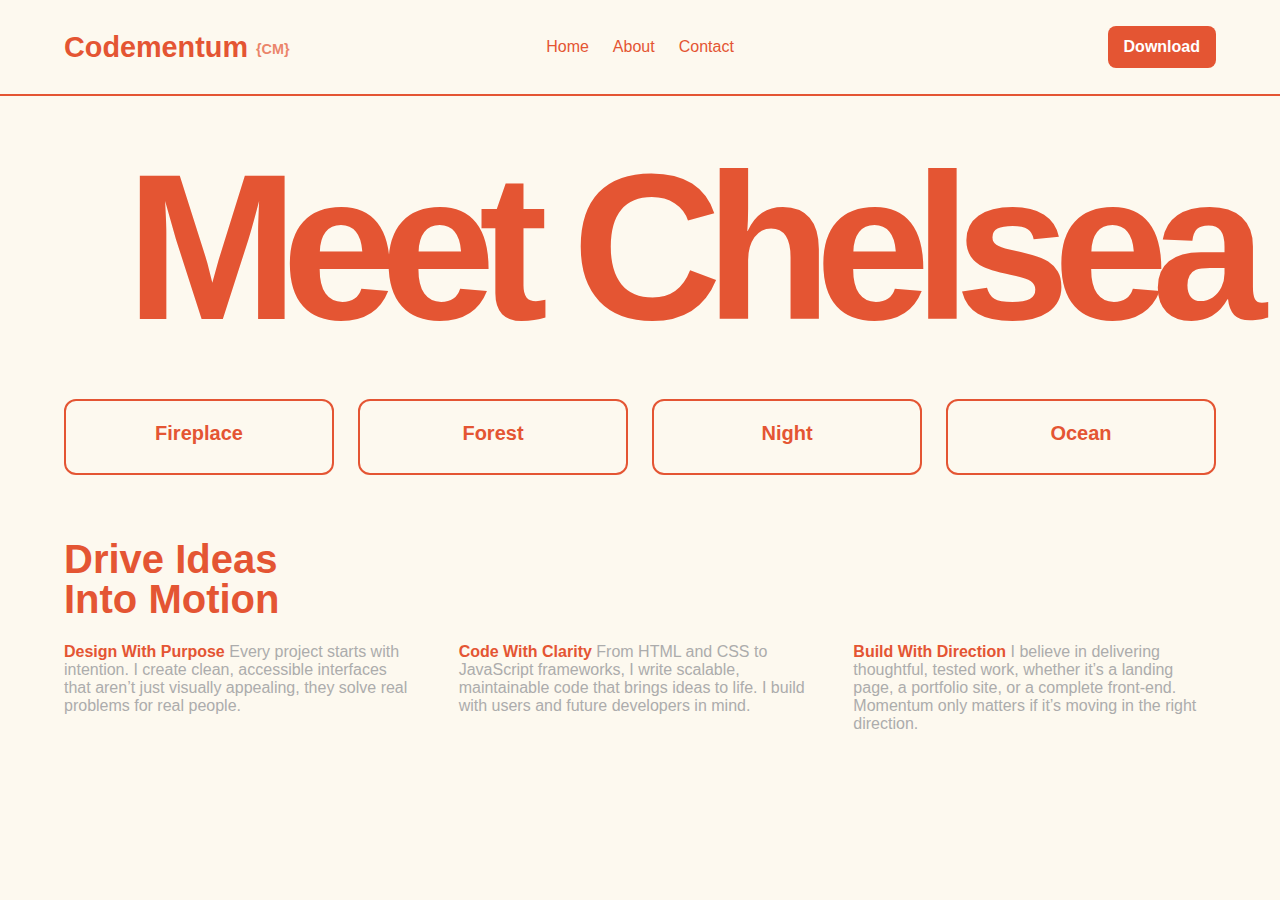
<file: index.html>
<!DOCTYPE html>
<html lang="en">
  <head>
    <meta charset="UTF-8" />
    <meta name="viewport" content="width=device-width, initial-scale=1.0" />
    <title>Codementum {CM}</title>
    <link rel="stylesheet" href="style.css" />
  </head>
  <body>
    <!-- Header -->
    <header>
      <div class="container header-container">
        <div class="logo">Codementum<span class="logo-tag"> {CM}</span></div>

        <nav class="nav-center">
          <a href="index.html">Home</a>
          <a href="about.html">About</a>
          <a href="contact.html">Contact</a>
        </nav>

        <a
          href="/assets/ChelseaWatson_Resume.pdf"
          download="ChelseaWatson_Resume.pdf"
          class="btn"
          >Download</a
        >
      </div>
    </header>

    <!-- Hero -->
    <section class="hero">
      <h1>Meet Chelsea</h1>
    </section>

    <!-- Main Content -->
    <main class="container">
      <!--  Cards -->
      <div class="sound-cards">
        <div class="card">
          <h2>Fireplace</h2>
          <div class="player"></div>
        </div>
        <div class="card">
          <h2>Forest</h2>
        </div>
        <div class="card">
          <h2>Night</h2>
        </div>
        <div class="card">
          <h2>Ocean</h2>
        </div>
      </div>

      <!-- Info Section -->
      <section class="info">
        <div class="info-title">
          <h3>Drive Ideas<br />Into Motion</h3>
        </div>
        <div class="info-grid">
          <div class="info-block">
            <p>
              <span class="highlight">Design With Purpose</span> Every project
              starts with intention. I create clean, accessible interfaces that
              aren’t just visually appealing, they solve real problems for real
              people.
            </p>
          </div>
          <div class="info-block">
            <p>
              <span class="highlight">Code With Clarity</span> From HTML and CSS
              to JavaScript frameworks, I write scalable, maintainable code that
              brings ideas to life. I build with users and future developers in
              mind.
            </p>
          </div>

          <div class="info-block">
            <p>
              <span class="highlight">Build With Direction</span> I believe in
              delivering thoughtful, tested work, whether it’s a landing page, a
              portfolio site, or a complete front-end. Momentum only matters if
              it’s moving in the right direction.
            </p>
          </div>
        </div>
      </section>
    </main>
  </body>
</html>
</file>
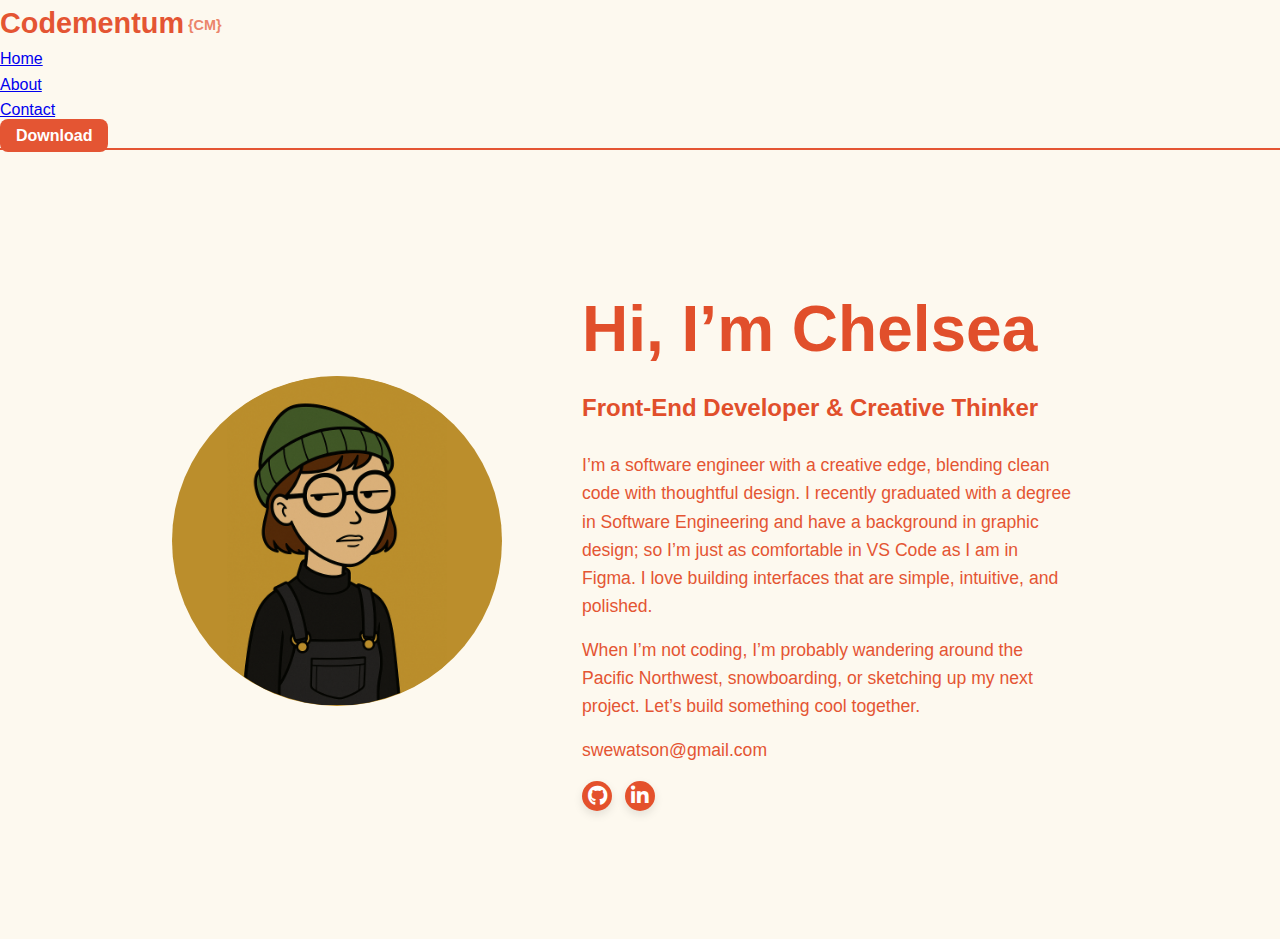
<file: about.html>
<!DOCTYPE html>
<html lang="en">
  <head>
    <meta charset="UTF-8" />
    <meta name="viewport" content="width=device-width, initial-scale=1.0" />
    <title>About – Codementum</title>
    <link rel="stylesheet" href="about.css" />
    <link
      rel="stylesheet"
      href="https://cdnjs.cloudflare.com/ajax/libs/font-awesome/6.4.0/css/all.min.css"
    />
  </head>
  <body class="about-page">
    <header>
      <nav class="navbar">
        <div class="logo">Codementum<span class="logo-tag">{CM}</span></div>
        <ul class="nav-links">
          <li><a href="index.html">Home</a></li>
          <li><a href="about.html">About</a></li>
          <li><a href="contact.html">Contact</a></li>
        </ul>
        <a href="#" class="download-btn">Download</a>
      </nav>
    </header>
    <section class="about-hero">
      <div class="about-content">
        <div class="about-image">
          <div class="avatar-wrapper">
            <img
              src="assets/ChatGPT Image Aug 5, 2025 at 04_55_18 PM.png"
              alt="Chelsea cartoon avatar"
            />
          </div>
        </div>

        <div class="text">
          <h1>Hi, I’m Chelsea</h1>
          <h2>Front-End Developer & Creative Thinker</h2>
          <p>
            I’m a software engineer with a creative edge, blending clean code
            with thoughtful design. I recently graduated with a degree in
            Software Engineering and have a background in graphic design; so I’m
            just as comfortable in VS Code as I am in Figma. I love building
            interfaces that are simple, intuitive, and polished.
          </p>
          <p>
            When I’m not coding, I’m probably wandering around the Pacific
            Northwest, snowboarding, or sketching up my next project. Let’s
            build something cool together.
          </p>
          <p>swewatson@gmail.com</p>
          <div class="social-icons">
            <a
              href="https://github.com/swewatson"
              target="_blank"
              aria-label="GitHub"
            >
              <i class="fab fa-github"></i>
            </a>
            <a
              href="https://linkedin.com/in/swewatson"
              target="_blank"
              aria-label="LinkedIn"
            >
              <i class="fab fa-linkedin-in"></i>
            </a>
          </div>
        </div>
      </div>
    </section>
  </body>
</html>
</file>
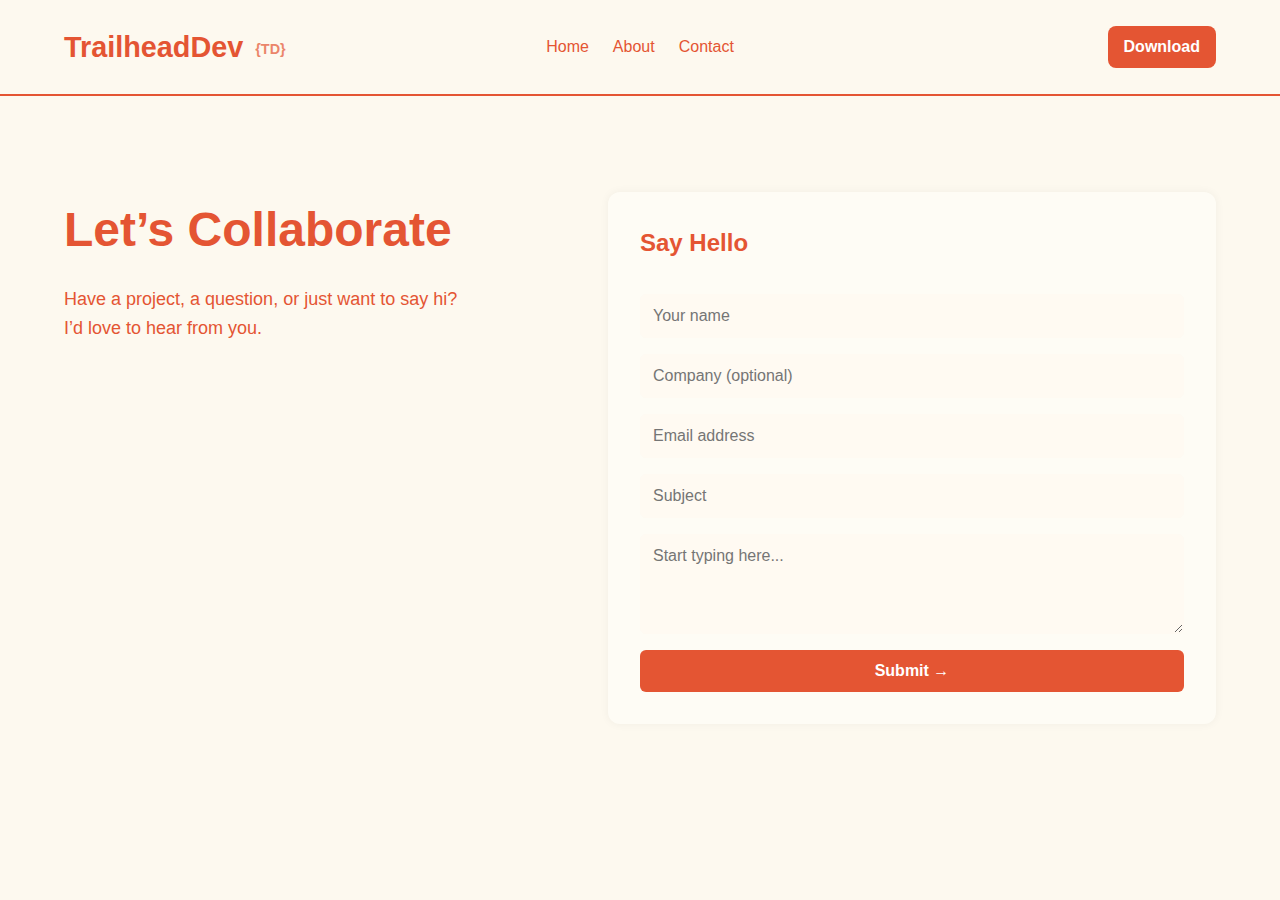
<file: contact.html>
<!DOCTYPE html>
<html lang="en">
  <head>
    <meta charset="UTF-8" />
    <meta name="viewport" content="width=device-width, initial-scale=1.0" />
    <title>Contact | TrailheadDev</title>
    <link rel="stylesheet" href="contact.css" />
  </head>
  <body>
    <header>
      <div class="container">
        <div class="logo">TrailheadDev <span class="logo-tag">{TD}</span></div>
        <nav class="nav-center">
          <a href="index.html">Home</a>
          <a href="about.html">About</a>
          <a href="contact.html">Contact</a>
        </nav>
        <a href="resume.pdf" class="btn" target="_blank">Download</a>
      </div>
    </header>

    <section class="contact-section">
      <div class="contact-left">
        <h1>Let’s Collaborate</h1>
        <p>
          Have a project, a question, or just want to say hi? <br />
          I’d love to hear from you.
        </p>
      </div>
      <div class="contact-right">
        <h2>Say Hello</h2>
        <form action="https://formspree.io/f/xrblozly" method="POST">
          <input type="text" name="name" placeholder="Your name" required />
          <input type="text" name="company" placeholder="Company (optional)" />
          <input
            type="email"
            name="email"
            placeholder="Email address"
            required
          />
          <input type="text" name="subject" placeholder="Subject" required />
          <textarea
            name="message"
            placeholder="Start typing here..."
            required
          ></textarea>
          <button type="submit">Submit →</button>
        </form>
      </div>
    </section>
  </body>
</html>
</file>
<file: style.css>
* {
  margin: 0;
  padding: 0;
  box-sizing: border-box;
}

body {
  font-family: "Helvetica Neue", Helvetica, Arial, sans-serif;
  background-color: #fdf9ef;
  color: #e45533;
  line-height: 1.6;
}

.hero {
  width: 100%;
  background-color: #fdf9ef;
  padding: 3rem 1rem 2rem;
}

.hero h1 {
  font-size: 12.9375rem;
  font-weight: 800;
  color: #e45533;
  margin: 0;
  letter-spacing: -0.08em;
  line-height: 1;
  margin-left: 110px;
}

.container {
  max-width: 1200px;
  margin: 0 auto;
  padding: 1rem 1.5rem;
}

header {
  background-color: #fdf9ef;
  border-bottom: 2px solid #e45533;
}

.header-container {
  max-width: 1200px;
  margin: 0 auto;
  padding: 1.5rem 1.5rem;
  display: flex;
  justify-content: space-between;
  align-items: center;
  position: relative;
}

.logo {
  font-size: 1.8rem;
  font-weight: 700;
  color: #e45533;
  flex: 1;
}

.logo-tag {
  font-size: 0.9rem;
  font-weight: 600;
  color: #e45533;
  margin-left: 0.25rem;
  vertical-align: middle;
  opacity: 0.7;
}

.nav-center {
  position: absolute;
  left: 50%;
  transform: translateX(-50%);
  display: flex;
  gap: 1.5rem;
}

.nav-center a {
  text-decoration: none;
  color: #e45533;
  font-weight: 500;
  font-size: 1rem;
}

.btn {
  background-color: #e45533;
  color: #fff;
  padding: 0.5rem 1rem;
  border-radius: 8px;
  text-decoration: none;
  font-weight: bold;
  font-size: 1rem;
  white-space: nowrap;
}

h1 {
  font-size: clamp(3rem, 10vw, 7rem);
  font-weight: 800;
  color: #e45533;
  text-align: left;
  margin: 3rem 0 2rem;
  letter-spacing: -2px;
  line-height: 1.1;
}

h1 span {
  display: inline-block;
  color: #e45533;
}

.sound-cards {
  display: grid;
  grid-template-columns: repeat(auto-fit, minmax(220px, 1fr));
  gap: 1.5rem;
  margin-bottom: 2rem;
}

.card {
  background-color: #fdf9ef;
  border: 2px solid #e45533;
  border-radius: 12px;
  padding: 1rem;
  text-align: center;
  transition: background-color 0.3s, color 0.3s;
  cursor: pointer;
  color: #e45533;
}

.card:hover,
.card.active {
  background-color: #e45533;
  color: #fff;
}

.card h2 {
  font-size: 1.25rem;
  margin-bottom: 0.5rem;
}

.info {
  margin-top: 4rem;
}

.info-title h3 {
  font-size: 2.5rem;
  font-weight: 700;
  color: #e45533;
  line-height: 1;
  margin-bottom: 1.5rem;
}

.info-grid {
  display: grid;
  grid-template-columns: repeat(3, 1fr);
  gap: 2rem;
}

.info-block p {
  font-size: 1rem;
  color: #acacac;
  max-width: 350px;
  line-height: 18px;
}

.highlight {
  font-weight: bold;
  color: #e45533;
}

@media (max-width: 768px) {
  .header-container {
    flex-direction: column;
    gap: 1rem;
    align-items: flex-start;
  }

  .nav-center {
    position: static;
    transform: none;
    margin-top: 1rem;
  }

  h1 {
    font-size: 3rem;
    text-align: center;
  }

  .sound-cards {
    grid-template-columns: 1fr;
  }

  .info {
    grid-template-columns: 1fr;
  }

  /* Contact Section */
  .contact {
    background-color: #fff;
    padding: 4rem 1.5rem;
    color: #333;
  }

  .contact h2 {
    font-size: 2.5rem;
    font-weight: 700;
    color: #e45533;
    margin-bottom: 1rem;
    text-align: center;
  }

  .contact-intro {
    text-align: center;
    font-size: 1.1rem;
    margin-bottom: 3rem;
    line-height: 1.6;
  }

  .contact-form {
    max-width: 600px;
    margin: 0 auto 3rem;
    display: flex;
    flex-direction: column;
    gap: 1rem;
  }

  .contact-form label {
    font-weight: 600;
    color: #e45533;
  }

  .contact-form input,
  .contact-form textarea {
    padding: 0.75rem 1rem;
    border: 1px solid #ccc;
    border-radius: 6px;
    font-size: 1rem;
    font-family: inherit;
  }

  .contact-form button {
    background-color: #e45533;
    color: #fff;
    border: none;
    padding: 0.75rem;
    border-radius: 6px;
    font-weight: bold;
    cursor: pointer;
    font-size: 1rem;
    transition: background-color 0.3s;
  }

  .contact-form button:hover {
    background-color: #c74428;
  }

  .contact-details {
    text-align: center;
    font-size: 1rem;
  }

  .contact-details a {
    color: #e45533;
    text-decoration: none;
  }

  .contact-details a:hover {
    text-decoration: underline;
  }
  /* Contact Section */
}
</file>
<file: about.css>
* {
  margin: 0;
  padding: 0;
  box-sizing: border-box;
}

body {
  font-family: "Helvetica Neue", Helvetica, Arial, sans-serif;
  background-color: #fdf9ef;
  color: #e45533;
  line-height: 1.6;
}

/* Header + Nav */
header {
  background-color: #fdf9ef;
  border-bottom: 2px solid #e45533;
}

header .container {
  max-width: 1200px;
  margin: 0 auto;
  padding: 1.5rem 1.5rem;
  display: flex;
  justify-content: space-between;
  align-items: center;
  position: relative;
}

.logo {
  font-size: 1.8rem;
  font-weight: 700;
  color: #e45533;
  flex: 1;
}

.logo-tag {
  font-size: 0.9rem;
  font-weight: 600;
  color: #e45533;
  margin-left: 0.25rem;
  vertical-align: middle;
  opacity: 0.7;
}

.nav-center {
  position: absolute;
  left: 50%;
  transform: translateX(-50%);
  display: flex;
  gap: 1.5rem;
}

.nav-center a {
  text-decoration: none;
  color: #e45533;
  font-weight: 500;
  font-size: 1rem;
}

.download-btn {
  background-color: #e45533;
  color: #fff;
  padding: 0.5rem 1rem;
  border-radius: 8px;
  text-decoration: none;
  font-weight: bold;
  font-size: 1rem;
  white-space: nowrap;
}

/* About Section */
.about-hero {
  display: flex;
  align-items: center;
  justify-content: center;
  padding: 4rem 2rem;
  background-color: #fdf9ef;
}

.about-content {
  max-width: 1000px;
  display: flex;
  align-items: center;
  justify-content: center;
  gap: 3rem;
  flex-wrap: wrap;
  padding: 2rem 2rem;
}

.about-image img {
  width: 330px;
  height: 330px;
  border-radius: 50%;
  object-fit: contain;
  background-color: #bb8e2c;
  padding: 0.4px;
}

.text {
  flex: 1;
  min-width: 300px;
  max-width: 600px;
  padding: 2rem;
}

.about-content h1 {
  font-size: 4rem;
  margin: 0;
  color: #e14f2b;
}

.about-content h2 {
  font-size: 1.5rem;
  margin: 0.5rem 0 1.5rem;
  color: #e14f2b;
  font-weight: 600;
}

.about-content p {
  line-height: 1.6;
  font-size: 1.1rem;
  margin-bottom: 1rem;
}

.contact-button {
  display: inline-block;
  margin-top: 1rem;
  padding: 0.75rem 1.5rem;
  background-color: #e14f2b;
  color: #fdf9ef;
  text-decoration: none;
  font-weight: bold;
  border-radius: 8px;
}

/* Social */
.social-icons {
  margin-top: 1rem;
  display: flex;
  gap: 0.8rem;
}

.social-icons a {
  display: inline-flex;
  align-items: center;
  justify-content: center;
  background-color: #e4512c;
  color: #fff;
  width: 30px;
  height: 30px;
  border-radius: 50%;
  text-decoration: none;
  font-size: 1.25rem;
  transition: transform 0.2s ease, box-shadow 0.2s ease;
  box-shadow: 0 4px 10px rgba(0, 0, 0, 0.1);
}

.social-icons a:hover {
  transform: translateY(-3px);
  box-shadow: 0 6px 14px rgba(0, 0, 0, 0.2);
}

/* Responsive */
@media (max-width: 768px) {
  header .container {
    flex-direction: column;
    gap: 1rem;
  }

  .nav-center {
    position: static;
    transform: none;
    margin-top: 1rem;
  }

  h1 {
    font-size: 3rem;
    text-align: center;
  }

  .about-content {
    flex-direction: column;
    align-items: center;
  }
}
</file>
<file: contact.css>
* {
  margin: 0;
  padding: 0;
  box-sizing: border-box;
}

body {
  font-family: "Helvetica Neue", Helvetica, Arial, sans-serif;
  background-color: #fdf9ef;
  color: #e45533;
  line-height: 1.6;
}

/* NAVIGATION BAR */
header {
  background-color: #fdf9ef;
  border-bottom: 2px solid #e45533;
}

header .container {
  max-width: 1200px;
  margin: 0 auto;
  padding: 1.5rem 1.5rem;
  display: flex;
  justify-content: space-between;
  align-items: center;
  position: relative;
}

.logo {
  font-size: 1.8rem;
  font-weight: 700;
  color: #e45533;
  flex: 1;
}

.logo-tag {
  font-size: 0.9rem;
  font-weight: 600;
  color: #e45533;
  margin-left: 0.25rem;
  vertical-align: middle;
  opacity: 0.7;
}

.nav-center {
  position: absolute;
  left: 50%;
  transform: translateX(-50%);
  display: flex;
  gap: 1.5rem;
}

.nav-center a {
  text-decoration: none;
  color: #e45533;
  font-weight: 500;
  font-size: 1rem;
}

.btn {
  background-color: #e45533;
  color: #fff;
  padding: 0.5rem 1rem;
  border-radius: 8px;
  text-decoration: none;
  font-weight: bold;
  font-size: 1rem;
  white-space: nowrap;
}

/* CONTACT SECTION */
.contact-section {
  display: flex;
  justify-content: space-between;
  padding: 6rem 4rem;
  flex-wrap: wrap;
}

.contact-left {
  flex: 1;
  min-width: 300px;
}

.contact-left h1 {
  font-size: 3rem;
  margin-bottom: 1rem;
  color: #e45533;
}

.contact-left p {
  font-size: 1.125rem;
  margin-bottom: 2rem;
}

.contact-right {
  flex: 1;
  min-width: 320px;
  background-color: #fefcf5;
  padding: 2rem;
  border-radius: 12px;
  box-shadow: 0 0 10px rgba(0, 0, 0, 0.05);
}

.contact-right h2 {
  margin-bottom: 2rem;
  font-size: 1.5rem;
}

form {
  display: grid;
  gap: 1rem;
}

input,
textarea {
  padding: 0.75rem;
  font-size: 1rem;
  border: 1px solid #fffaf2;
  border-radius: 6px;
  background-color: #fffaf2;
  font-family: inherit;
}

textarea {
  min-height: 100px;
  resize: vertical;
}

button {
  padding: 0.75rem;
  background-color: #e45533;
  color: white;
  font-weight: bold;
  border: none;
  border-radius: 6px;
  cursor: pointer;
  font-size: 1rem;
  transition: background-color 0.3s;
}

button:hover {
  background-color: #c74428;
}

@media (max-width: 768px) {
  header .container {
    flex-direction: column;
    align-items: flex-start;
  }

  .nav-center {
    position: static;
    transform: none;
    margin-top: 1rem;
  }

  .contact-section {
    flex-direction: column;
    gap: 3rem;
    padding: 4rem 2rem;
  }

  .contact-left h1 {
    font-size: 2.5rem;
    text-align: center;
  }

  .contact-left p {
    text-align: center;
  }

  .contact-right h2 {
    text-align: center;
  }
}
</file>
